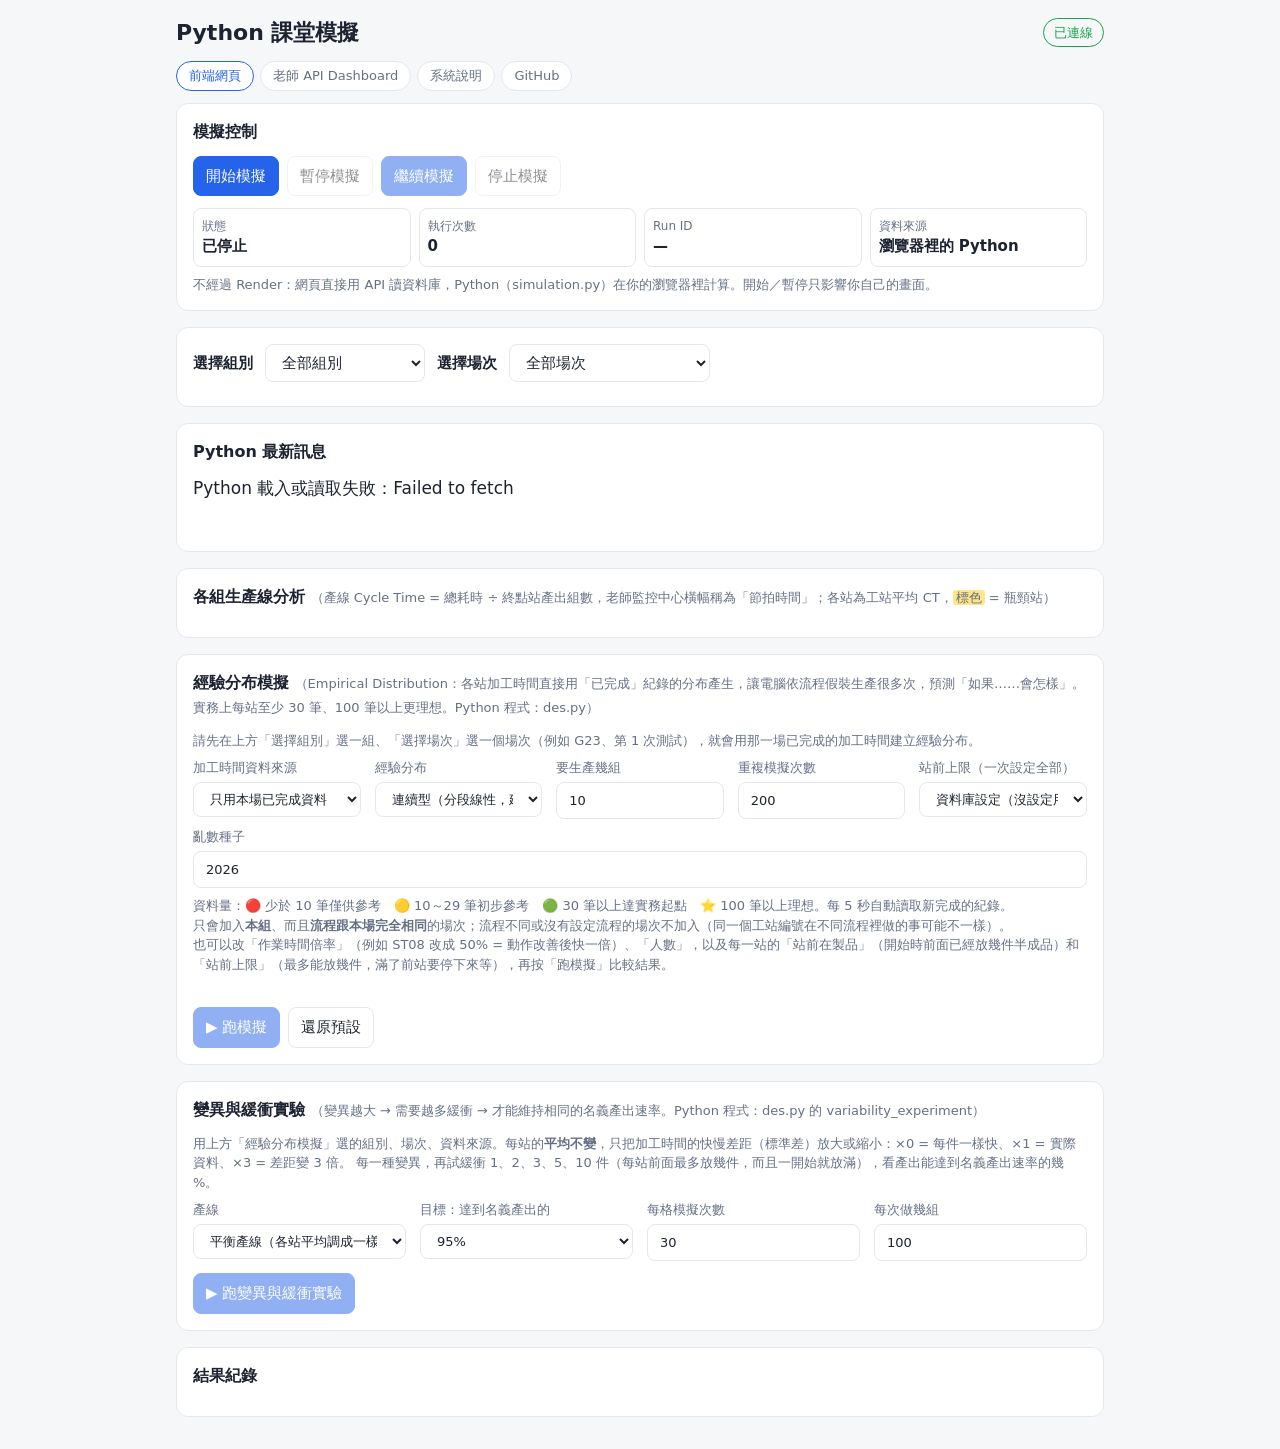
<file: index.html>
<!doctype html>
<html lang="zh-Hant">
<head>
  <meta charset="utf-8">
  <meta name="viewport" content="width=device-width, initial-scale=1">
  <title>Python 課堂模擬</title>
  <link rel="stylesheet" href="style.css">
</head>
<body>
  <header>
    <h1>Python 課堂模擬</h1>
    <div id="conn" class="pill">連線中…</div>
  </header>
  <nav class="topnav" aria-label="相關連結">
    <a href="./" aria-current="page">前端網頁</a>
    <a id="lnkBackend" href="#" target="_blank" rel="noopener">後端首頁</a>
    <a id="lnkApiDocs" href="#" target="_blank" rel="noopener">API 文件</a>
    <a href="api.html">老師 API Dashboard</a>
    <a href="docs.html" target="_blank" rel="noopener">系統說明</a>
    <a id="lnkRepo" href="https://github.com/x10555169-cloud/python-sim" target="_blank" rel="noopener">GitHub</a>
  </nav>

  <main>
    <section class="card" id="controlCard">
      <h2>模擬控制</h2>
      <div class="row">
        <button id="btnStart" class="primary">開始模擬</button>
        <button id="btnPause">暫停模擬</button>
        <button id="btnResume" class="primary">繼續模擬</button>
        <button id="btnStop">停止模擬</button>
        <input id="token" type="password" placeholder="管理密碼（若有設定）" autocomplete="off">
      </div>
      <dl class="stats">
        <div><dt>狀態</dt><dd id="stRunning">—</dd></div>
        <div><dt>執行次數</dt><dd id="stTick">—</dd></div>
        <div><dt>Run ID</dt><dd id="stRun">—</dd></div>
        <div><dt>資料來源</dt><dd id="stSource">—</dd></div>
      </dl>
      <p class="hint" id="apiMsg"></p>
    </section>

    <section class="card groupbar">
      <label for="groupSel">選擇組別</label>
      <select id="groupSel"></select>
      <label for="batchSel">選擇場次</label>
      <select id="batchSel"></select>
      <span class="hint" id="groupInfo"></span>
      <span class="teacher-links" id="teacherLinks"></span>
    </section>

    <section class="card">
      <h2>Python 最新訊息</h2>
      <p id="latest" class="latest">等待 Python 送出資料…</p>
      <p class="hint" id="genAt"></p>
      <dl class="stats" id="latestStats"></dl>
    </section>
    <section class="card">
      <h2><span id="linesTitle">各組生產線分析</span> <span class="sub">（產線 Cycle Time = 總耗時 ÷ 終點站產出組數，老師監控中心橫幅稱為「節拍時間」；各站為工站平均 CT，<mark>標色</mark> = 瓶頸站）</span></h2>
      <div class="table-wrap"><table id="lines"></table></div>
      <div id="stationBox" hidden>
        <h3 id="stationTitle"></h3>
        <div class="table-wrap"><table id="stationTable"></table></div>
        <p class="hint" id="stationNote"></p>
      </div>
    </section>

    <section class="card" id="desCard" hidden>
      <h2>經驗分布模擬 <span class="sub">（Empirical Distribution：各站加工時間直接用「已完成」紀錄的分布產生，讓電腦依流程假裝生產很多次，預測「如果……會怎樣」。實務上每站至少 30 筆、100 筆以上更理想。Python 程式：des.py）</span></h2>
      <p class="hint" id="desTarget"></p>
      <div class="des-params">
        <label>加工時間資料來源
          <select id="desSource">
            <option value="round">只用本場已完成資料（即時）</option>
            <option value="group">本場 + 本組流程相同的場次</option>
            <option value="auto30">自動補到 30 筆（本組流程相同的場次，近的優先）</option>
          </select></label>
        <label>經驗分布
          <select id="desMode">
            <option value="cont">連續型（分段線性，建議）</option>
            <option value="disc">離散型（重抽樣原始值）</option>
            <option value="mean">固定平均值（沒有波動，比較用）</option>
          </select></label>
        <label>要生產幾組<input id="desN" type="number" min="1" max="200" value="10"></label>
        <label>重複模擬次數<input id="desR" type="number" min="10" max="2000" value="200"></label>
        <label>站前上限（一次設定全部）
          <select id="desWip">
            <option value="db">資料庫設定（沒設定用 2）</option>
            <option value="1">全部 1</option><option value="2">全部 2</option>
            <option value="3">全部 3</option><option value="5">全部 5</option>
            <option value="none">不限制</option>
          </select></label>
        <label>亂數種子<input id="desSeed" type="number" value="2026"></label>
      </div>
      <p class="hint">資料量：🔴 少於 10 筆僅供參考　🟡 10～29 筆初步參考　🟢 30 筆以上達實務起點　⭐ 100 筆以上理想。每 5 秒自動讀取新完成的紀錄。<br>
        只會加入<b>本組</b>、而且<b>流程跟本場完全相同</b>的場次；流程不同或沒有設定流程的場次不加入（同一個工站編號在不同流程裡做的事可能不一樣）。<br>
        也可以改「作業時間倍率」（例如 ST08 改成 50% = 動作改善後快一倍）、「人數」，以及每一站的「站前在製品」（開始時前面已經放幾件半成品）和「站前上限」（最多能放幾件，滿了前站要停下來等），再按「跑模擬」比較結果。</p>
      <div class="table-wrap"><table id="desStations"></table></div>
      <p class="hint" id="desModelNote"></p>
      <div class="row round-actions">
        <button id="desRun" class="primary" disabled>▶ 跑模擬</button>
        <button id="desReset">還原預設</button>
        <span class="hint" id="desMsg" role="status"></span>
      </div>
      <div id="desResult" hidden>
        <dl class="stats" id="desStats"></dl>
        <h3 class="des-h3">每一次模擬的結果 <span class="sub">（每次抽到的加工時間不同，結果也不同；跑越多次，平均越穩定）</span></h3>
        <div class="des-chart" id="desRepChart"></div>
        <p class="hint" id="desRepNote"></p>
        <h3 class="des-h3">各站模擬結果 <span class="sub">（利用率 + 阻塞 + 閒置 = 100%）</span></h3>
        <div class="table-wrap"><table id="desStTable"></table></div>
        <h3 class="des-h3">各站站前在製品 <span class="sub">（200 次模擬的平均；合流站 = 各前站送來的件數加總）</span></h3>
        <div class="table-wrap"><table id="desWipTable"></table></div>
        <h3 class="des-h3">各站前在製品隨時間的變化 <span class="sub">（第 1 次模擬；縱軸刻度相同）</span></h3>
        <div class="des-wipgrid" id="desWipChart"></div>
        <h3 class="des-h3">站間緩衝區（每一條連線）</h3>
        <div class="table-wrap"><table id="desBufTable"></table></div>
        <p class="hint" id="desNote"></p>
      </div>
      <div id="desHistBox" hidden>
        <h3 class="des-h3">模擬紀錄 <span class="sub">（每按一次「跑模擬」存一筆，最多 50 筆；存在這台電腦的瀏覽器裡，重新整理也還在）</span></h3>
        <div class="row round-actions">
          <button id="desHistCsv">下載紀錄（CSV）</button>
          <button id="desHistRepCsv">下載勾選紀錄的每一次結果（CSV）</button>
          <button id="desHistDel">刪除勾選</button>
          <button id="desHistClear">全部清除</button>
        </div>
        <div class="table-wrap"><table id="desHistTable"></table></div>
        <h3 class="des-h3">比較勾選的紀錄 <span class="sub">（圓點 = 產線 Cycle Time 平均；橫線 = 90% 範圍）</span></h3>
        <div class="des-chart" id="desCmpChart"></div>
      </div>
    </section>

    <section class="card" id="expCard" hidden>
      <h2>變異與緩衝實驗 <span class="sub">（變異越大 → 需要越多緩衝 → 才能維持相同的名義產出速率。Python 程式：des.py 的 variability_experiment）</span></h2>
      <p class="hint">用上方「經驗分布模擬」選的組別、場次、資料來源。每站的<b>平均不變</b>，只把加工時間的快慢差距（標準差）放大或縮小：×0 = 每件一樣快、×1 = 實際資料、×3 = 差距變 3 倍。
        每一種變異，再試緩衝 1、2、3、5、10 件（每站前面最多放幾件，而且一開始就放滿），看產出能達到名義產出速率的幾 %。</p>
      <div class="des-params">
        <label>產線<select id="expBalanced"><option value="1">平衡產線（各站平均調成一樣，只看變異的影響）</option><option value="0">實際產線（各站平均照實際資料）</option></select></label>
        <label>目標：達到名義產出的<select id="expTarget"><option value="90">90%</option><option value="95" selected>95%</option><option value="98">98%</option></select></label>
        <label>每格模擬次數<input id="expReps" type="number" min="5" max="200" value="30"></label>
        <label>每次做幾組<input id="expN" type="number" min="20" max="500" value="100"></label>
      </div>
      <div class="row round-actions">
        <button id="expRun" class="primary" disabled>▶ 跑變異與緩衝實驗</button>
        <span class="hint" id="expMsg" role="status"></span>
      </div>
      <div id="expResult" hidden>
        <p class="exp-concl" id="expConcl"></p>
        <h3 class="des-h3">各站的變異 <span class="sub">（實際資料，×1）</span></h3>
        <div class="table-wrap"><table id="expStations"></table></div>
        <h3 class="des-h3">緩衝越多，產出越接近名義產出 <span class="sub">（每條線是一種變異程度；虛線 = 目標）</span></h3>
        <div class="des-chart" id="expChart"></div>
        <h3 class="des-h3">變異越大，需要的緩衝越多 <span class="sub">（達到目標最少要幾件緩衝）</span></h3>
        <div class="des-chart" id="expNeedChart"></div>
        <h3 class="des-h3">完整結果 <span class="sub">（每一格：產出達成率｜站前在製品合計）</span></h3>
        <div class="table-wrap"><table id="expTable"></table></div>
        <div class="row round-actions"><button id="expCsv">下載實驗結果（CSV）</button></div>
        <p class="hint" id="expNote"></p>
      </div>
    </section>

    <section class="card" id="roundCard">
      <h2>場次紀錄 <span class="sub" id="roundSub"></span></h2>
      <p class="hint" id="roundHint"></p>
      <div class="table-wrap"><table id="roundTable"></table></div>
      <div class="row round-actions">
        <button id="btnSaveRounds" class="primary">儲存到資料庫</button>
        <button id="btnResetRounds">取消修改</button>
        <span class="hint" id="roundMsg" role="status"></span>
      </div>
    </section>

    <section class="card">
      <h2>結果紀錄</h2>
      <ol id="log" class="log"></ol>
    </section>
  </main>

  <script src="config.js"></script>
  <script src="browser_engine.js"></script>
  <script src="app.js"></script>
  <script src="des_ui.js"></script>
</body>
</html>
</file>
<file: style.css>
:root{--bg:#f6f7f9;--card:#fff;--fg:#1d2330;--muted:#667085;--line:#e4e7ec;--accent:#2563eb;--ok:#16a34a;--bad:#dc2626}
@media (prefers-color-scheme:dark){:root{--bg:#0f1218;--card:#181c24;--fg:#e6e8ec;--muted:#98a2b3;--line:#2a303b;--accent:#60a5fa;--ok:#4ade80;--bad:#f87171}}
*{box-sizing:border-box}
body{margin:0;background:var(--bg);color:var(--fg);font:15px/1.5 system-ui,"Noto Sans TC","Microsoft JhengHei",sans-serif}
header{display:flex;justify-content:space-between;align-items:center;gap:12px;padding:16px;max-width:960px;margin:auto}
h1{font-size:22px;margin:0}h2{font-size:16px;margin:0 0 12px}
main{max-width:960px;margin:auto;padding:0 16px 32px;display:grid;gap:16px}
.card{background:var(--card);border:1px solid var(--line);border-radius:12px;padding:16px}
.row{display:flex;flex-wrap:wrap;gap:8px}
input,button{font:inherit;padding:8px 12px;border-radius:8px;border:1px solid var(--line);background:var(--card);color:var(--fg);min-width:0}
input{flex:1 1 120px}
button{cursor:pointer}button.primary{background:var(--accent);border-color:var(--accent);color:#fff}
button:disabled{opacity:.5;cursor:default}
.pill{font-size:13px;padding:4px 10px;border-radius:999px;border:1px solid var(--line);color:var(--muted);white-space:nowrap}
.pill.ok{color:var(--ok);border-color:var(--ok)}.pill.bad{color:var(--bad);border-color:var(--bad)}
.stats{display:grid;grid-template-columns:repeat(auto-fit,minmax(120px,1fr));gap:8px;margin:12px 0 0}
.stats div{border:1px solid var(--line);border-radius:8px;padding:8px}
dt{font-size:12px;color:var(--muted)}dd{margin:0;font-weight:600;font-variant-numeric:tabular-nums;overflow-wrap:anywhere}
.latest{font-size:17px;margin:0;overflow-wrap:anywhere}
.hint{color:var(--muted);font-size:13px;margin:8px 0 0;min-height:1em}
.log{margin:0;padding-left:20px;max-height:360px;overflow:auto;font-size:14px}
.log li{padding:4px 0;border-bottom:1px solid var(--line);overflow-wrap:anywhere}
.log time{color:var(--muted);font-size:12px;margin-right:6px}
.sub{font-weight:400;font-size:13px;color:var(--muted)}
mark{background:var(--hl);color:inherit;padding:0 3px;border-radius:3px}
:root{--hl:#fde68a}@media (prefers-color-scheme:dark){:root{--hl:#854d0e}}
.table-wrap{overflow-x:auto}
table{border-collapse:collapse;width:100%;font-size:13px;font-variant-numeric:tabular-nums;white-space:nowrap}
th,td{padding:6px 8px;border-bottom:1px solid var(--line);text-align:right}
th{color:var(--muted);font-weight:500;position:sticky;top:0;background:var(--card)}
th:first-child,td:first-child,th:nth-child(2),td:nth-child(2){text-align:left}
td.bn{background:var(--hl);font-weight:700}
.card{min-width:0}

.groupbar{display:flex;flex-wrap:wrap;align-items:center;gap:8px 12px}
.groupbar label{font-weight:600}
select{font:inherit;padding:8px 12px;border-radius:8px;border:1px solid var(--line);background:var(--card);color:var(--fg);min-width:160px}
.groupbar .hint{margin:0}
.empty{color:var(--muted);text-align:left!important;padding:16px 8px}

.topnav{display:flex;flex-wrap:wrap;gap:6px;max-width:960px;margin:-4px auto 12px;padding:0 16px}
.topnav a{font-size:13px;padding:4px 12px;border:1px solid var(--line);border-radius:999px;color:var(--muted);text-decoration:none;background:var(--card)}
.topnav a:hover{color:var(--accent);border-color:var(--accent)}
.topnav a[aria-current="page"]{color:var(--accent);border-color:var(--accent)}

.round-actions{align-items:center;margin-top:12px}
.round-actions .hint{margin:0}
#roundTable td,#roundTable th{text-align:left;vertical-align:middle}
#roundTable td.c{text-align:center}
#roundTable input[type=checkbox]{width:20px;height:20px;cursor:pointer}
#roundTable select,#roundTable input[type=text]{padding:4px 8px;font-size:13px;min-width:0}
#roundTable input[type=text]{width:100%;min-width:140px}
#roundTable tr.on td:first-child{font-weight:700;color:var(--accent)}
#roundTable tr.dirty{background:color-mix(in srgb,var(--accent) 8%,transparent)}
.tag{display:inline-block;font-size:12px;padding:0 8px;border-radius:999px;border:1px solid currentColor;white-space:nowrap}
.tag.pass{color:var(--ok)} .tag.fail{color:var(--bad)} .tag.sel{color:var(--accent)}
.muted{color:var(--muted)}

.teacher-links{display:flex;flex-wrap:wrap;gap:6px;align-items:center;width:100%}
.teacher-links a{font-size:13px;padding:3px 10px;border:1px solid var(--line);border-radius:999px;color:var(--accent);text-decoration:none}
.tag.warn{color:#b7791f}
#lines td.flow{white-space:normal;min-width:140px;text-align:left;font-size:12px}
#lines tr.cur td:first-child{font-weight:700}
#stationBox h3{font-size:15px;margin:18px 0 8px}
#stationTable tr.hl td{background:color-mix(in srgb,#f59e0b 18%,transparent)}
#stationTable td,#stationTable th{text-align:right}
#stationTable td:first-child,#stationTable th:first-child{text-align:left}
/* 離散事件模擬 */
.des-params{display:flex;flex-wrap:wrap;gap:8px 14px;margin-top:8px}
.des-params label{display:flex;flex-direction:column;gap:4px;font-size:13px;color:var(--muted);flex:1 1 150px}
.des-params input,.des-params select{min-width:0;width:100%;flex:none}
.des-in{width:76px;flex:none;padding:4px 6px;text-align:right}
#desStations td,#desStations th{text-align:left;vertical-align:middle}
#desStats small{font-weight:400;color:var(--muted);font-size:12px}
.des-h3{font-size:15px;margin:18px 0 8px}
.des-bar{display:inline-block;width:70px;height:8px;border-radius:4px;background:var(--line);margin-right:6px;vertical-align:middle;overflow:hidden}
.des-bar i{display:block;height:100%}
tr.des-bn td{background:var(--hl)}
#desStTable td,#desStTable th{text-align:right}#desStTable td:first-child,#desStTable th:first-child{text-align:left}
#desStations td{white-space:nowrap}
#desStations small{color:var(--muted);font-size:11.5px}
.des-cdf{color:var(--accent);vertical-align:middle}
.des-lv{font-size:12px;white-space:nowrap}
.des-lv-few{color:var(--bad)}.des-lv-low{color:#b7791f}.des-lv-ok{color:var(--ok)}.des-lv-best{color:var(--ok);font-weight:700}
.des-wipgrid{display:grid;grid-template-columns:repeat(auto-fill,minmax(230px,1fr));gap:10px}
.des-wipfig{margin:0;border:1px solid var(--line);border-radius:8px;padding:6px 8px;color:var(--accent)}
.des-wipfig.bn{background:color-mix(in srgb,var(--hl) 45%,transparent)}
.des-wipfig figcaption{display:flex;justify-content:space-between;font-size:12.5px;color:var(--fg);font-weight:600}
.des-wipfig figcaption span{color:var(--muted);font-weight:400}
.des-wipfig .ax{stroke:var(--line)}.des-wipfig .lb{font-size:9px;fill:var(--muted)}
#desStations input[data-c]::placeholder{color:var(--muted)}
.des-chart svg{display:block;max-width:760px}
.des-chart .grid{stroke:var(--line)}.des-chart .lb{font-size:10.5px;fill:var(--muted)}.des-chart .lb2{font-size:11px;fill:var(--fg)}
.des-chart .dot{fill:var(--muted);opacity:.45}.des-chart .raw{fill:none;stroke:var(--muted);stroke-width:.8;opacity:.6}
.des-chart .cum{fill:none;stroke:var(--accent);stroke-width:2.2}.des-chart .fin{stroke:var(--accent);stroke-dasharray:4 3;opacity:.7}
.des-chart .band{fill:var(--accent);opacity:.12}.des-chart .rng{stroke:var(--accent);stroke-width:3;opacity:.45;stroke-linecap:round}.des-chart .mean{fill:var(--accent)}
.des-legend{display:flex;flex-wrap:wrap;gap:4px 16px;font-size:12px;color:var(--muted);margin-top:4px}
.des-legend i{display:inline-block;width:14px;height:8px;margin-right:5px;vertical-align:middle;border-radius:2px}
.des-legend i.dot{background:var(--muted);opacity:.5;width:8px;border-radius:50%}.des-legend i.cum{background:var(--accent);height:3px}.des-legend i.band{background:var(--accent);opacity:.18}
#desHistTable td,#desHistTable th{vertical-align:top}#desHistTable td.des-set{white-space:normal;min-width:160px;text-align:left}
#desHistTable small{color:var(--muted)}
/* 變異與緩衝實驗：變異程度 = 單一色相由淺到深（已用 dataviz 驗證器檢查） */
:root{--v0:#84b9f3;--v1:#519ced;--v2:#257de0;--v3:#1b64be;--v4:#0f4a96}
@media (prefers-color-scheme:dark){:root{--v0:#1757ac;--v1:#2370cd;--v2:#338ced;--v3:#6aabf1;--v4:#b6d5f8}}
.exp-concl{font-size:16px;font-weight:600;margin:4px 0 0;line-height:1.6}
.des-chart .tgt{stroke:var(--fg);stroke-dasharray:5 4;opacity:.55}
.des-chart .bar{fill:var(--v2)}
#expTable td{text-align:center}#expTable th{text-align:center}#expTable td:first-child,#expTable th:first-child{text-align:left}
#expTable td.ok{font-weight:700;background:var(--hl)}#expTable td small{color:var(--muted)}
</file>
